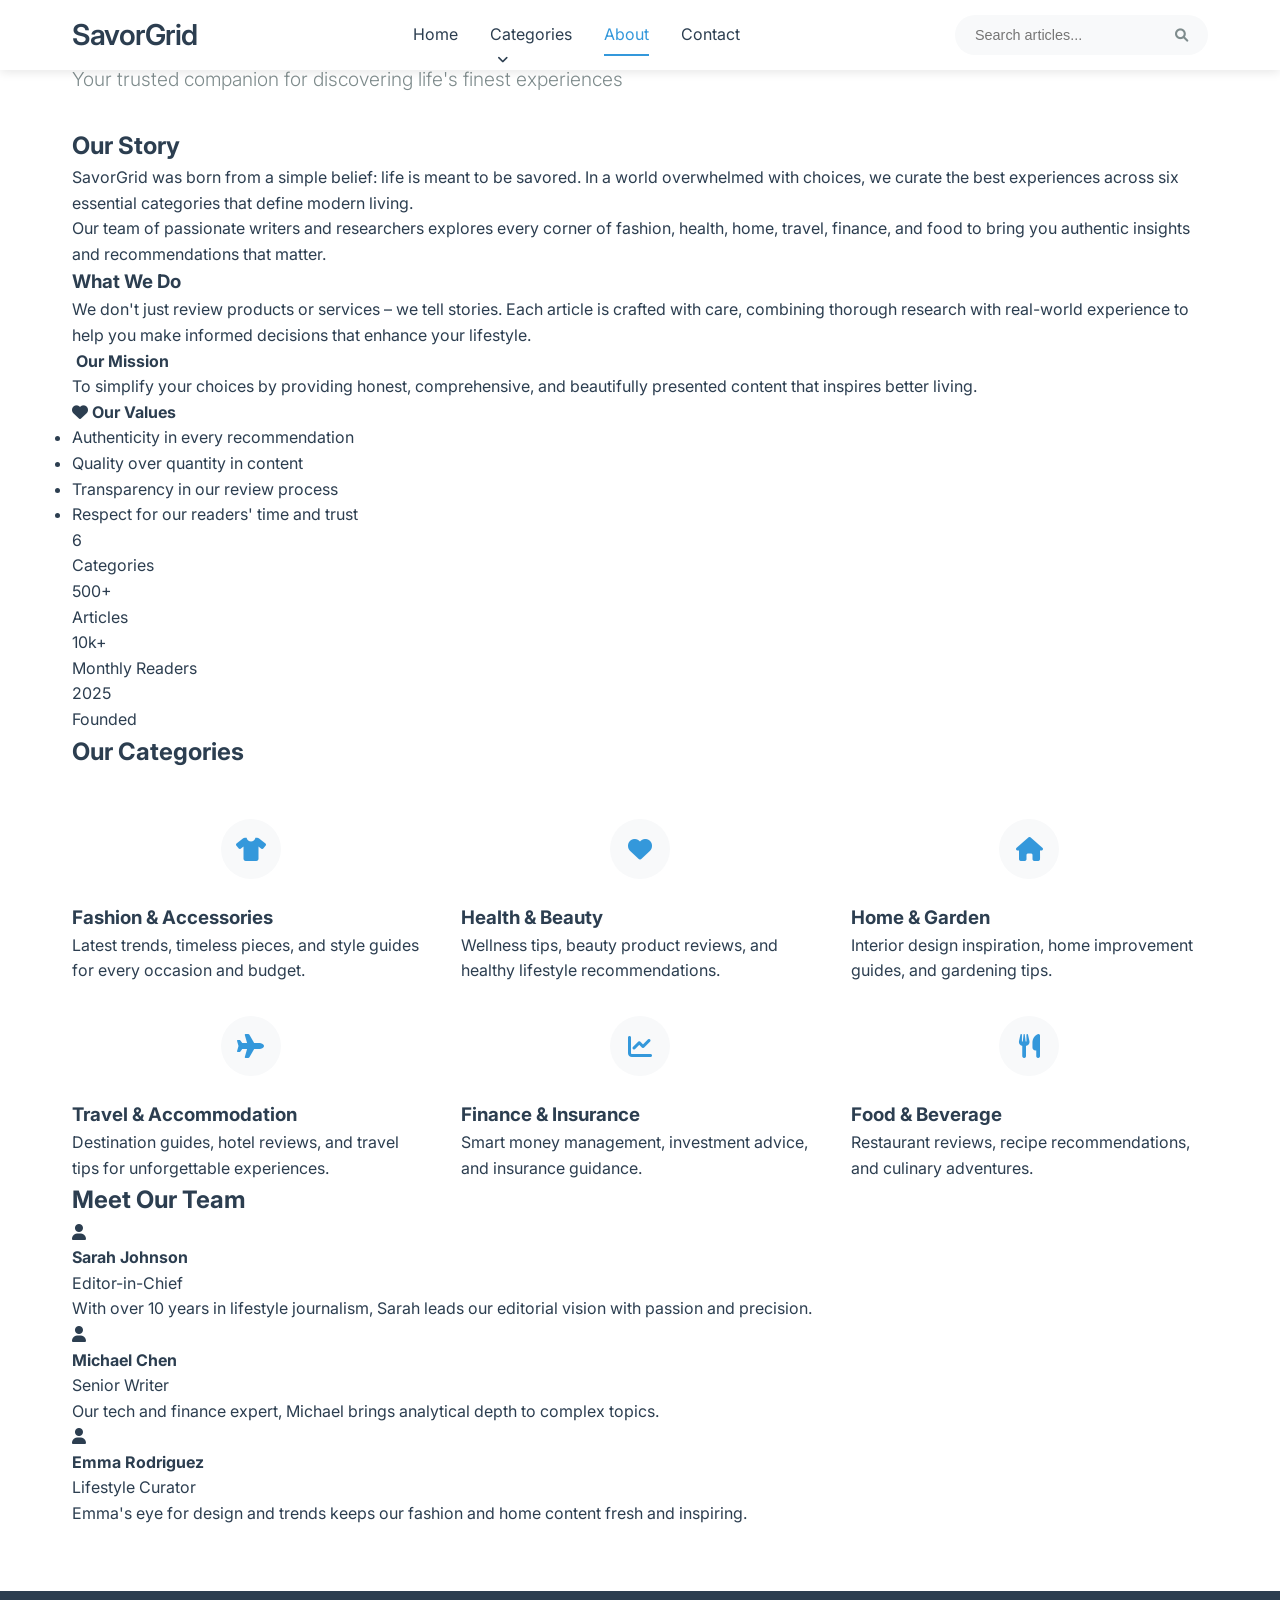
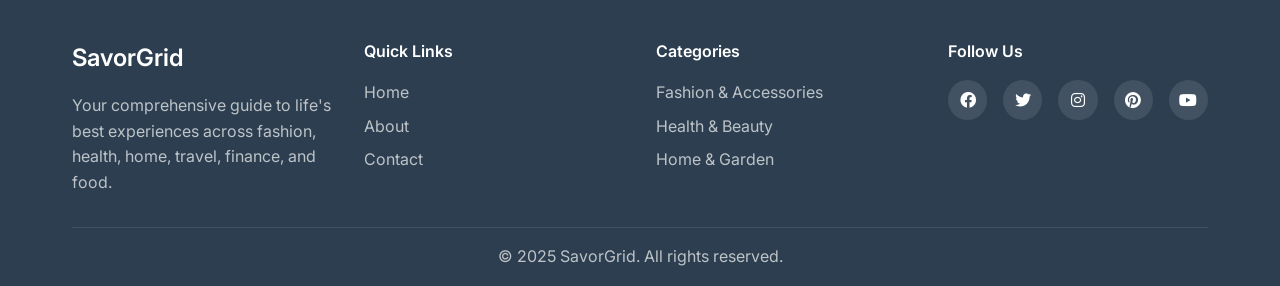
<file: about.html>
<!DOCTYPE html>
<html lang="en">
<head>
    <meta charset="UTF-8">
    <meta name="viewport" content="width=device-width, initial-scale=1.0">
    <title>About - SavorGrid</title>
    <link rel="stylesheet" href="css/style.css">
    <link rel="preconnect" href="https://fonts.googleapis.com">
    <link rel="preconnect" href="https://fonts.gstatic.com" crossorigin>
    <link href="https://fonts.googleapis.com/css2?family=Inter:wght@300;400;500;600&display=swap" rel="stylesheet">
    <link rel="stylesheet" href="https://cdnjs.cloudflare.com/ajax/libs/font-awesome/6.0.0/css/all.min.css">
</head>
<body>
    <!-- Header -->
    <header class="header">
        <nav class="nav">
            <div class="nav-container">
                <div class="logo">
                    <h1><a href="index.html">SavorGrid</a></h1>
                </div>
                <div class="nav-menu">
                    <a href="index.html" class="nav-link">Home</a>
                    <div class="dropdown">
                        <a href="#" class="nav-link dropdown-toggle">Categories</a>
                        <div class="dropdown-menu">
                            <a href="category.html?cat=fashion" class="dropdown-link">Fashion & Accessories</a>
                            <a href="category.html?cat=health" class="dropdown-link">Health & Beauty</a>
                            <a href="category.html?cat=home" class="dropdown-link">Home & Garden</a>
                            <a href="category.html?cat=travel" class="dropdown-link">Travel & Accommodation</a>
                            <a href="category.html?cat=finance" class="dropdown-link">Finance & Insurance</a>
                            <a href="category.html?cat=food" class="dropdown-link">Food & Beverage</a>
                        </div>
                    </div>
                    <a href="about.html" class="nav-link active">About</a>
                    <a href="contact.html" class="nav-link">Contact</a>
                </div>
                <div class="search-container">
                    <input type="text" id="searchInput" placeholder="Search articles..." class="search-input">
                    <button class="search-btn"><i class="fas fa-search"></i></button>
                </div>
                <div class="mobile-menu-toggle">
                    <span></span>
                    <span></span>
                    <span></span>
                </div>
            </div>
        </nav>
    </header>

    <!-- About Hero -->
    <section class="about-hero">
        <div class="container">
            <div class="breadcrumb">
                <a href="index.html">Home</a>
                <span>/</span>
                <span>About</span>
            </div>
            <h1>About SavorGrid</h1>
            <p class="hero-subtitle">Your trusted companion for discovering life's finest experiences</p>
        </div>
    </section>

    <!-- About Content -->
    <section class="about-content">
        <div class="container">
            <div class="about-grid">
                <div class="about-text">
                    <h2>Our Story</h2>
                    <p>SavorGrid was born from a simple belief: life is meant to be savored. In a world overwhelmed with choices, we curate the best experiences across six essential categories that define modern living.</p>
                    
                    <p>Our team of passionate writers and researchers explores every corner of fashion, health, home, travel, finance, and food to bring you authentic insights and recommendations that matter.</p>

                    <h3>What We Do</h3>
                    <p>We don't just review products or services – we tell stories. Each article is crafted with care, combining thorough research with real-world experience to help you make informed decisions that enhance your lifestyle.</p>

                    <div class="mission-values">
                        <div class="mission">
                            <h4><i class="fas fa-target"></i> Our Mission</h4>
                            <p>To simplify your choices by providing honest, comprehensive, and beautifully presented content that inspires better living.</p>
                        </div>
                        <div class="values">
                            <h4><i class="fas fa-heart"></i> Our Values</h4>
                            <ul>
                                <li>Authenticity in every recommendation</li>
                                <li>Quality over quantity in content</li>
                                <li>Transparency in our review process</li>
                                <li>Respect for our readers' time and trust</li>
                            </ul>
                        </div>
                    </div>
                </div>

                <div class="about-stats">
                    <div class="stat-card">
                        <div class="stat-number">6</div>
                        <div class="stat-label">Categories</div>
                    </div>
                    <div class="stat-card">
                        <div class="stat-number">500+</div>
                        <div class="stat-label">Articles</div>
                    </div>
                    <div class="stat-card">
                        <div class="stat-number">10k+</div>
                        <div class="stat-label">Monthly Readers</div>
                    </div>
                    <div class="stat-card">
                        <div class="stat-number">2025</div>
                        <div class="stat-label">Founded</div>
                    </div>
                </div>
            </div>

            <!-- Categories Overview -->
            <div class="categories-overview">
                <h2>Our Categories</h2>
                <div class="categories-grid">
                    <div class="category-overview-card">
                        <div class="category-icon">
                            <i class="fas fa-tshirt"></i>
                        </div>
                        <h3>Fashion & Accessories</h3>
                        <p>Latest trends, timeless pieces, and style guides for every occasion and budget.</p>
                    </div>
                    <div class="category-overview-card">
                        <div class="category-icon">
                            <i class="fas fa-heart"></i>
                        </div>
                        <h3>Health & Beauty</h3>
                        <p>Wellness tips, beauty product reviews, and healthy lifestyle recommendations.</p>
                    </div>
                    <div class="category-overview-card">
                        <div class="category-icon">
                            <i class="fas fa-home"></i>
                        </div>
                        <h3>Home & Garden</h3>
                        <p>Interior design inspiration, home improvement guides, and gardening tips.</p>
                    </div>
                    <div class="category-overview-card">
                        <div class="category-icon">
                            <i class="fas fa-plane"></i>
                        </div>
                        <h3>Travel & Accommodation</h3>
                        <p>Destination guides, hotel reviews, and travel tips for unforgettable experiences.</p>
                    </div>
                    <div class="category-overview-card">
                        <div class="category-icon">
                            <i class="fas fa-chart-line"></i>
                        </div>
                        <h3>Finance & Insurance</h3>
                        <p>Smart money management, investment advice, and insurance guidance.</p>
                    </div>
                    <div class="category-overview-card">
                        <div class="category-icon">
                            <i class="fas fa-utensils"></i>
                        </div>
                        <h3>Food & Beverage</h3>
                        <p>Restaurant reviews, recipe recommendations, and culinary adventures.</p>
                    </div>
                </div>
            </div>

            <!-- Team Section -->
            <div class="team-section">
                <h2>Meet Our Team</h2>
                <div class="team-grid">
                    <div class="team-member">
                        <div class="member-photo">
                            <i class="fas fa-user"></i>
                        </div>
                        <h4>Sarah Johnson</h4>
                        <p class="member-role">Editor-in-Chief</p>
                        <p>With over 10 years in lifestyle journalism, Sarah leads our editorial vision with passion and precision.</p>
                    </div>
                    <div class="team-member">
                        <div class="member-photo">
                            <i class="fas fa-user"></i>
                        </div>
                        <h4>Michael Chen</h4>
                        <p class="member-role">Senior Writer</p>
                        <p>Our tech and finance expert, Michael brings analytical depth to complex topics.</p>
                    </div>
                    <div class="team-member">
                        <div class="member-photo">
                            <i class="fas fa-user"></i>
                        </div>
                        <h4>Emma Rodriguez</h4>
                        <p class="member-role">Lifestyle Curator</p>
                        <p>Emma's eye for design and trends keeps our fashion and home content fresh and inspiring.</p>
                    </div>
                </div>
            </div>
        </div>
    </section>

    <!-- Footer -->
    <footer class="footer">
        <div class="container">
            <div class="footer-content">
                <div class="footer-section">
                    <h3>SavorGrid</h3>
                    <p>Your comprehensive guide to life's best experiences across fashion, health, home, travel, finance, and food.</p>
                </div>
                <div class="footer-section">
                    <h4>Quick Links</h4>
                    <ul>
                        <li><a href="index.html">Home</a></li>
                        <li><a href="about.html">About</a></li>
                        <li><a href="contact.html">Contact</a></li>
                    </ul>
                </div>
                <div class="footer-section">
                    <h4>Categories</h4>
                    <ul>
                        <li><a href="category.html?cat=fashion">Fashion & Accessories</a></li>
                        <li><a href="category.html?cat=health">Health & Beauty</a></li>
                        <li><a href="category.html?cat=home">Home & Garden</a></li>
                    </ul>
                </div>
                <div class="footer-section">
                    <h4>Follow Us</h4>
                    <div class="social-links">
                        <a href="https://www.facebook.com/savorgrid" class="social-link" target="_blank" rel="noopener noreferrer"><i class="fab fa-facebook"></i></a>
                        <a href="https://twitter.com/savorgrid" class="social-link" target="_blank" rel="noopener noreferrer"><i class="fab fa-twitter"></i></a>
                        <a href="https://www.instagram.com/savorgrid" class="social-link" target="_blank" rel="noopener noreferrer"><i class="fab fa-instagram"></i></a>
                        <a href="https://www.pinterest.com/savorgrid" class="social-link" target="_blank" rel="noopener noreferrer"><i class="fab fa-pinterest"></i></a>
                        <a href="https://www.youtube.com/c/savorgrid" class="social-link" target="_blank" rel="noopener noreferrer"><i class="fab fa-youtube"></i></a>
                    </div>
                </div>
            </div>
            <div class="footer-bottom">
                <p>&copy; 2025 SavorGrid. All rights reserved.</p>
            </div>
        </div>
    </footer>

    <script src="js/script.js"></script>
</body>
</html>
</file>
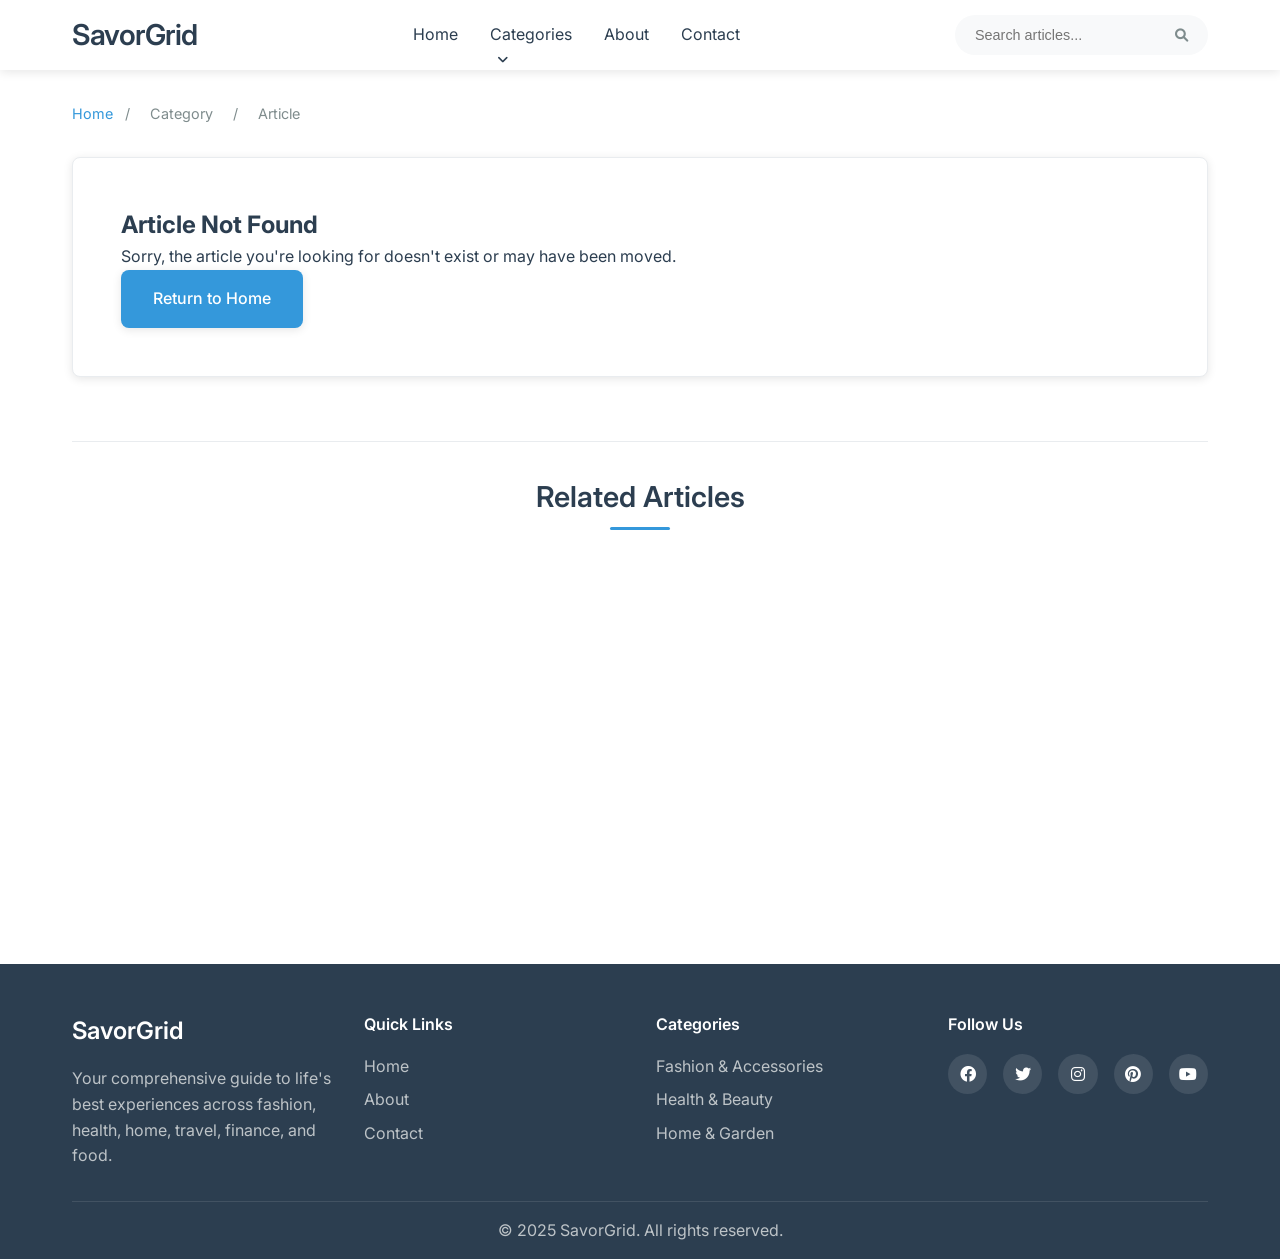
<file: article.html>
<!DOCTYPE html>
<html lang="en">
<head>
    <meta charset="UTF-8">
    <meta name="viewport" content="width=device-width, initial-scale=1.0">
    <title id="articleTitle">Article - SavorGrid</title>
    <link rel="stylesheet" href="css/style.css">
    <link rel="stylesheet" href="css/article.css">
    <link rel="preconnect" href="https://fonts.googleapis.com">
    <link rel="preconnect" href="https://fonts.gstatic.com" crossorigin>
    <link href="https://fonts.googleapis.com/css2?family=Inter:wght@300;400;500;600&display=swap" rel="stylesheet">
    <link rel="stylesheet" href="https://cdnjs.cloudflare.com/ajax/libs/font-awesome/6.0.0/css/all.min.css">
</head>
<body>
    <!-- Header -->
    <header class="header">
        <nav class="nav">
            <div class="nav-container">
                <div class="logo">
                    <h1><a href="index.html">SavorGrid</a></h1>
                </div>
                <div class="nav-menu">
                    <a href="index.html" class="nav-link">Home</a>
                    <div class="dropdown">
                        <a href="#" class="nav-link dropdown-toggle">Categories</a>
                        <div class="dropdown-menu">
                            <a href="category.html?cat=fashion" class="dropdown-link">Fashion & Accessories</a>
                            <a href="category.html?cat=health" class="dropdown-link">Health & Beauty</a>
                            <a href="category.html?cat=home" class="dropdown-link">Home & Garden</a>
                            <a href="category.html?cat=travel" class="dropdown-link">Travel & Accommodation</a>
                            <a href="category.html?cat=finance" class="dropdown-link">Finance & Insurance</a>
                            <a href="category.html?cat=food" class="dropdown-link">Food & Beverage</a>
                        </div>
                    </div>
                    <a href="about.html" class="nav-link">About</a>
                    <a href="contact.html" class="nav-link">Contact</a>
                </div>
                <div class="search-container">
                    <input type="text" id="searchInput" placeholder="Search articles..." class="search-input">
                    <button class="search-btn"><i class="fas fa-search"></i></button>
                </div>
                <div class="mobile-menu-toggle">
                    <span></span>
                    <span></span>
                    <span></span>
                </div>
            </div>
        </nav>
    </header>

    <!-- Article Content -->
    <main class="article-main">
        <div class="container">
            <div class="breadcrumb">
                <a href="index.html">Home</a>
                <span>/</span>
                <span id="breadcrumbCategory">Category</span>
                <span>/</span>
                <span id="breadcrumbTitle">Article</span>
            </div>

            <article class="article" id="articleContent">
                <!-- Article content will be loaded here -->
            </article>

            <!-- Related Articles -->
            <section class="related-articles">
                <h3>Related Articles</h3>
                <div class="related-grid" id="relatedArticles">
                    <!-- Related articles will be loaded here -->
                </div>
            </section>
        </div>
    </main>

    <!-- Footer -->
    <footer class="footer">
        <div class="container">
            <div class="footer-content">
                <div class="footer-section">
                    <h3>SavorGrid</h3>
                    <p>Your comprehensive guide to life's best experiences across fashion, health, home, travel, finance, and food.</p>
                </div>
                <div class="footer-section">
                    <h4>Quick Links</h4>
                    <ul>
                        <li><a href="index.html">Home</a></li>
                        <li><a href="about.html">About</a></li>
                        <li><a href="contact.html">Contact</a></li>
                    </ul>
                </div>
                <div class="footer-section">
                    <h4>Categories</h4>
                    <ul>
                        <li><a href="category.html?cat=fashion">Fashion & Accessories</a></li>
                        <li><a href="category.html?cat=health">Health & Beauty</a></li>
                        <li><a href="category.html?cat=home">Home & Garden</a></li>
                    </ul>
                </div>
                <div class="footer-section">
                    <h4>Follow Us</h4>
                    <div class="social-links">
                        <a href="https://www.facebook.com/savorgrid" class="social-link" target="_blank" rel="noopener noreferrer"><i class="fab fa-facebook"></i></a>
                        <a href="https://twitter.com/savorgrid" class="social-link" target="_blank" rel="noopener noreferrer"><i class="fab fa-twitter"></i></a>
                        <a href="https://www.instagram.com/savorgrid" class="social-link" target="_blank" rel="noopener noreferrer"><i class="fab fa-instagram"></i></a>
                        <a href="https://www.pinterest.com/savorgrid" class="social-link" target="_blank" rel="noopener noreferrer"><i class="fab fa-pinterest"></i></a>
                        <a href="https://www.youtube.com/c/savorgrid" class="social-link" target="_blank" rel="noopener noreferrer"><i class="fab fa-youtube"></i></a>
                    </div>
                </div>
            </div>
            <div class="footer-bottom">
                <p>&copy; 2025 SavorGrid. All rights reserved.</p>
            </div>
        </div>
    </footer>

    <script src="js/script.js"></script>
    <script src="js/article.js"></script>
</body>
</html>
</file>
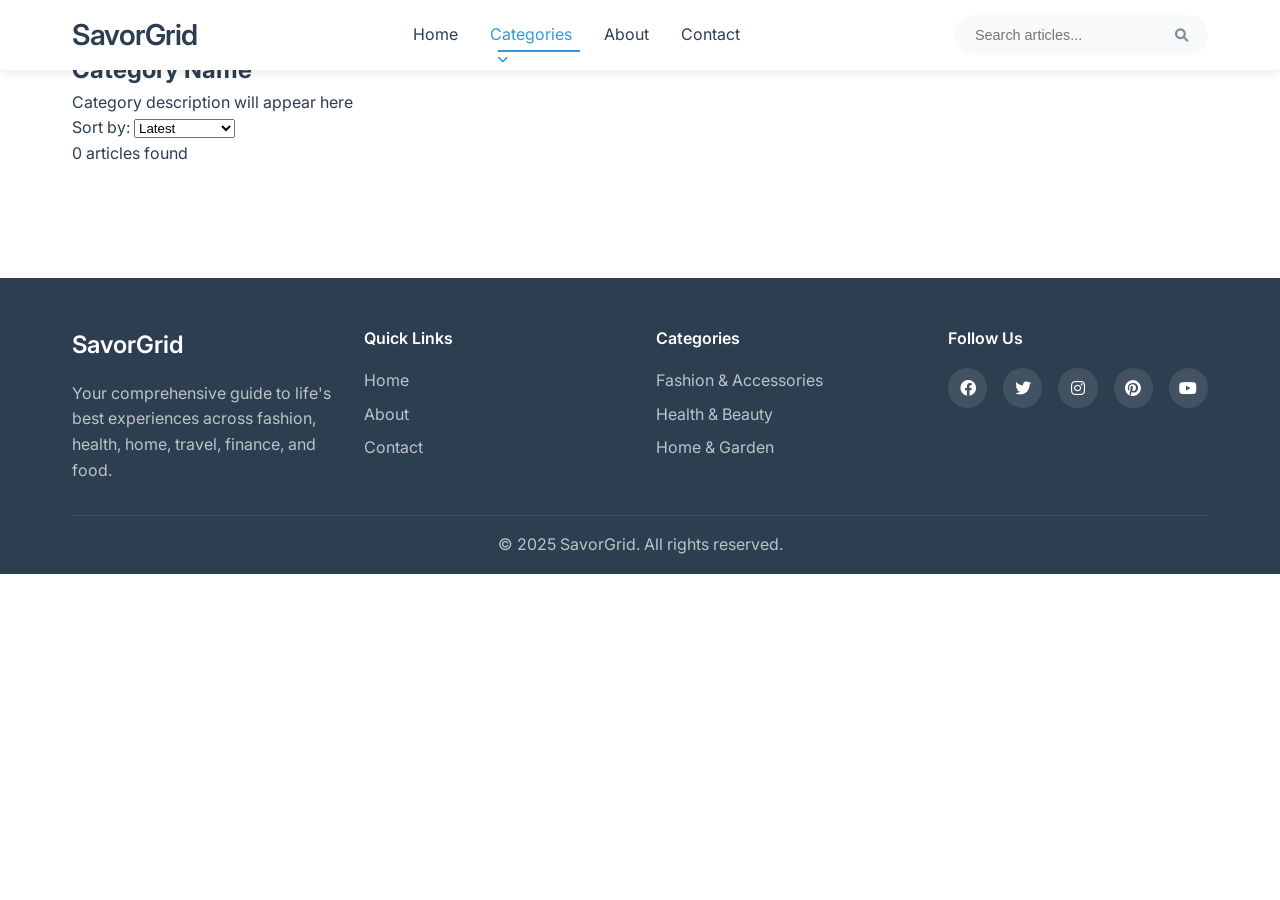
<file: category.html>
<!DOCTYPE html>
<html lang="en">
<head>
    <meta charset="UTF-8">
    <meta name="viewport" content="width=device-width, initial-scale=1.0">
    <title id="categoryTitle">Category - SavorGrid</title>
    <link rel="stylesheet" href="css/style.css">
    <link rel="preconnect" href="https://fonts.googleapis.com">
    <link rel="preconnect" href="https://fonts.gstatic.com" crossorigin>
    <link href="https://fonts.googleapis.com/css2?family=Inter:wght@300;400;500;600&display=swap" rel="stylesheet">
    <link rel="stylesheet" href="https://cdnjs.cloudflare.com/ajax/libs/font-awesome/6.0.0/css/all.min.css">
</head>
<body>
    <!-- Header -->
    <header class="header">
        <nav class="nav">
            <div class="nav-container">
                <div class="logo">
                    <h1><a href="index.html">SavorGrid</a></h1>
                </div>
                <div class="nav-menu">
                    <a href="index.html" class="nav-link">Home</a>
                    <div class="dropdown">
                        <a href="#" class="nav-link dropdown-toggle active">Categories</a>
                        <div class="dropdown-menu">
                            <a href="category.html?cat=fashion" class="dropdown-link">Fashion & Accessories</a>
                            <a href="category.html?cat=health" class="dropdown-link">Health & Beauty</a>
                            <a href="category.html?cat=home" class="dropdown-link">Home & Garden</a>
                            <a href="category.html?cat=travel" class="dropdown-link">Travel & Accommodation</a>
                            <a href="category.html?cat=finance" class="dropdown-link">Finance & Insurance</a>
                            <a href="category.html?cat=food" class="dropdown-link">Food & Beverage</a>
                        </div>
                    </div>
                    <a href="about.html" class="nav-link">About</a>
                    <a href="contact.html" class="nav-link">Contact</a>
                </div>
                <div class="search-container">
                    <input type="text" id="searchInput" placeholder="Search articles..." class="search-input">
                    <button class="search-btn"><i class="fas fa-search"></i></button>
                </div>
                <div class="mobile-menu-toggle">
                    <span></span>
                    <span></span>
                    <span></span>
                </div>
            </div>
        </nav>
    </header>

    <!-- Category Header -->
    <section class="category-hero">
        <div class="container">
            <div class="breadcrumb">
                <a href="index.html">Home</a>
                <span>/</span>
                <span>Categories</span>
                <span>/</span>
                <span id="currentCategory">Category</span>
            </div>
            <div class="category-header">
                <div class="category-icon-large" id="categoryIcon">
                    <i class="fas fa-star"></i>
                </div>
                <h1 id="categoryName">Category Name</h1>
                <p id="categoryDescription">Category description will appear here</p>
            </div>
        </div>
    </section>

    <!-- Category Articles -->
    <section class="category-content">
        <div class="container">
            <div class="category-filters">
                <div class="filter-group">
                    <label for="sortBy">Sort by:</label>
                    <select id="sortBy" class="filter-select">
                        <option value="date">Latest</option>
                        <option value="title">Title</option>
                        <option value="popular">Most Popular</option>
                    </select>
                </div>
                <div class="articles-count">
                    <span id="articlesCount">0 articles found</span>
                </div>
            </div>

            <div class="articles-grid" id="categoryArticles">
                <!-- Articles will be loaded here -->
            </div>

            <div class="pagination" id="pagination">
                <!-- Pagination will be generated here -->
            </div>
        </div>
    </section>

    <!-- Footer -->
    <footer class="footer">
        <div class="container">
            <div class="footer-content">
                <div class="footer-section">
                    <h3>SavorGrid</h3>
                    <p>Your comprehensive guide to life's best experiences across fashion, health, home, travel, finance, and food.</p>
                </div>
                <div class="footer-section">
                    <h4>Quick Links</h4>
                    <ul>
                        <li><a href="index.html">Home</a></li>
                        <li><a href="about.html">About</a></li>
                        <li><a href="contact.html">Contact</a></li>
                    </ul>
                </div>
                <div class="footer-section">
                    <h4>Categories</h4>
                    <ul>
                        <li><a href="category.html?cat=fashion">Fashion & Accessories</a></li>
                        <li><a href="category.html?cat=health">Health & Beauty</a></li>
                        <li><a href="category.html?cat=home">Home & Garden</a></li>
                    </ul>
                </div>
                <div class="footer-section">
                    <h4>Follow Us</h4>
                    <div class="social-links">
                        <a href="https://www.facebook.com/savorgrid" class="social-link" target="_blank" rel="noopener noreferrer"><i class="fab fa-facebook"></i></a>
                        <a href="https://twitter.com/savorgrid" class="social-link" target="_blank" rel="noopener noreferrer"><i class="fab fa-twitter"></i></a>
                        <a href="https://www.instagram.com/savorgrid" class="social-link" target="_blank" rel="noopener noreferrer"><i class="fab fa-instagram"></i></a>
                        <a href="https://www.pinterest.com/savorgrid" class="social-link" target="_blank" rel="noopener noreferrer"><i class="fab fa-pinterest"></i></a>
                        <a href="https://www.youtube.com/c/savorgrid" class="social-link" target="_blank" rel="noopener noreferrer"><i class="fab fa-youtube"></i></a>
                    </div>
                </div>
            </div>
            <div class="footer-bottom">
                <p>&copy; 2025 SavorGrid. All rights reserved.</p>
            </div>
        </div>
    </footer>

    <script src="js/script.js"></script>
    <script src="js/category.js"></script>
</body>
</html>
</file>
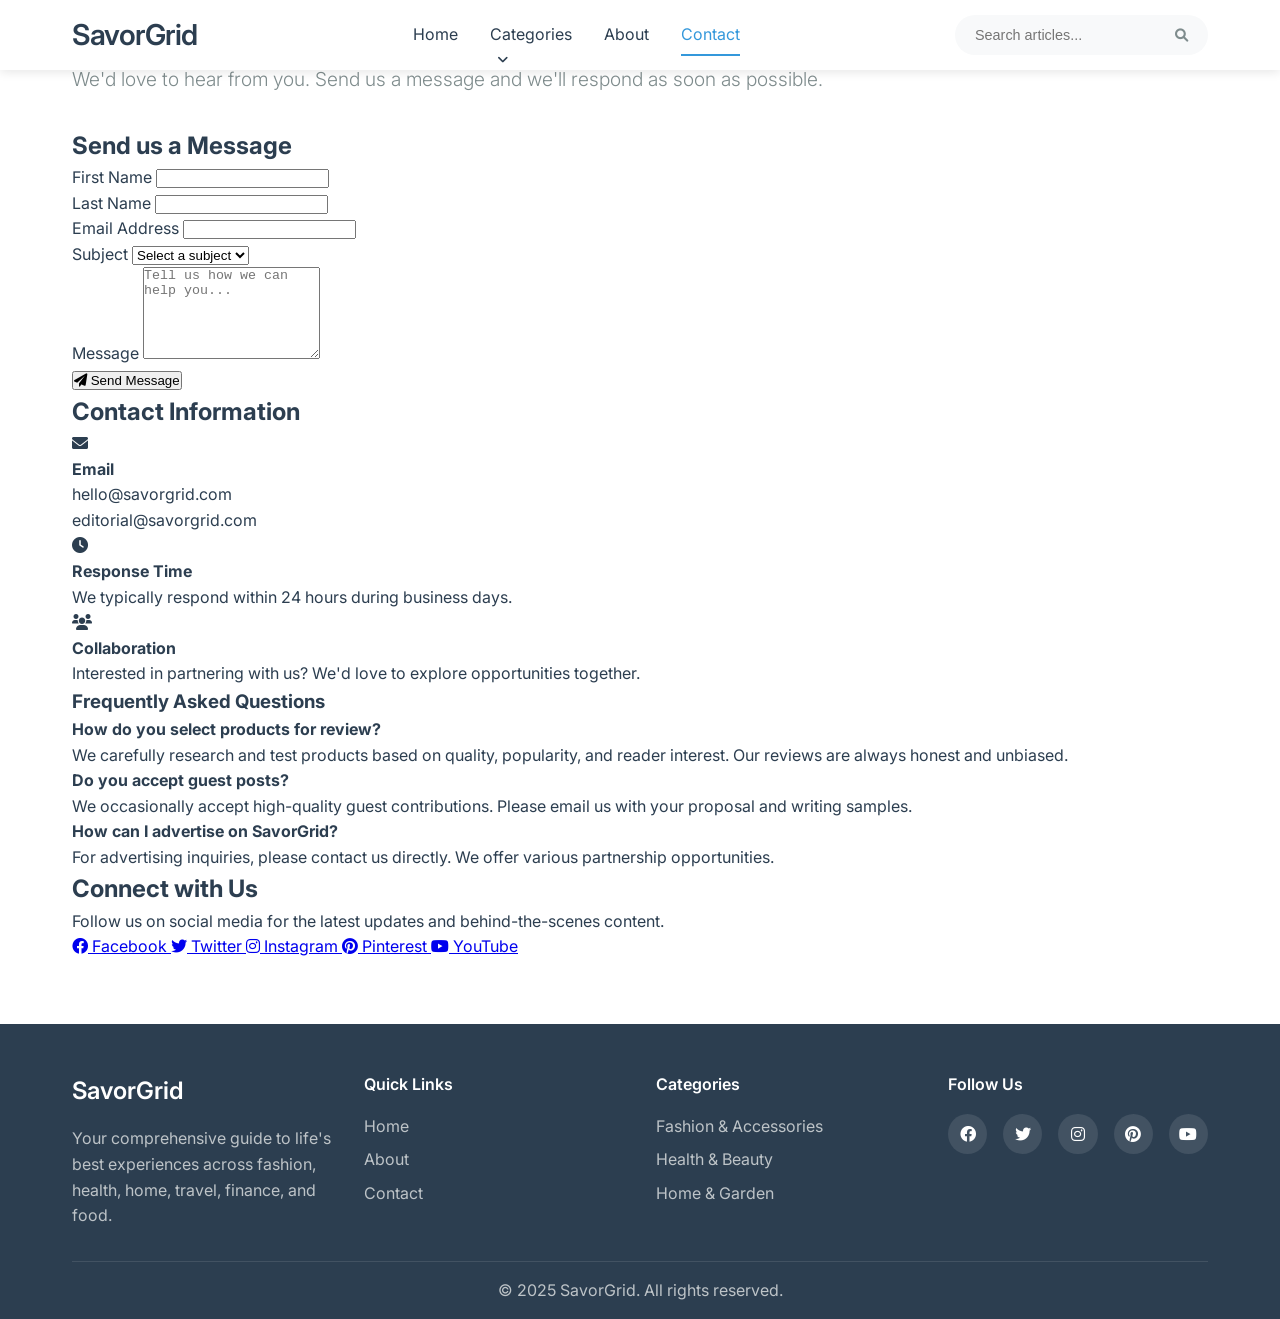
<file: contact.html>
<!DOCTYPE html>
<html lang="en">
<head>
    <meta charset="UTF-8">
    <meta name="viewport" content="width=device-width, initial-scale=1.0">
    <title>Contact - SavorGrid</title>
    <link rel="stylesheet" href="css/style.css">
    <link rel="preconnect" href="https://fonts.googleapis.com">
    <link rel="preconnect" href="https://fonts.gstatic.com" crossorigin>
    <link href="https://fonts.googleapis.com/css2?family=Inter:wght@300;400;500;600&display=swap" rel="stylesheet">
    <link rel="stylesheet" href="https://cdnjs.cloudflare.com/ajax/libs/font-awesome/6.0.0/css/all.min.css">
</head>
<body>
    <!-- Header -->
    <header class="header">
        <nav class="nav">
            <div class="nav-container">
                <div class="logo">
                    <h1><a href="index.html">SavorGrid</a></h1>
                </div>
                <div class="nav-menu">
                    <a href="index.html" class="nav-link">Home</a>
                    <div class="dropdown">
                        <a href="#" class="nav-link dropdown-toggle">Categories</a>
                        <div class="dropdown-menu">
                            <a href="category.html?cat=fashion" class="dropdown-link">Fashion & Accessories</a>
                            <a href="category.html?cat=health" class="dropdown-link">Health & Beauty</a>
                            <a href="category.html?cat=home" class="dropdown-link">Home & Garden</a>
                            <a href="category.html?cat=travel" class="dropdown-link">Travel & Accommodation</a>
                            <a href="category.html?cat=finance" class="dropdown-link">Finance & Insurance</a>
                            <a href="category.html?cat=food" class="dropdown-link">Food & Beverage</a>
                        </div>
                    </div>
                    <a href="about.html" class="nav-link">About</a>
                    <a href="contact.html" class="nav-link active">Contact</a>
                </div>
                <div class="search-container">
                    <input type="text" id="searchInput" placeholder="Search articles..." class="search-input">
                    <button class="search-btn"><i class="fas fa-search"></i></button>
                </div>
                <div class="mobile-menu-toggle">
                    <span></span>
                    <span></span>
                    <span></span>
                </div>
            </div>
        </nav>
    </header>

    <!-- Contact Hero -->
    <section class="contact-hero">
        <div class="container">
            <div class="breadcrumb">
                <a href="index.html">Home</a>
                <span>/</span>
                <span>Contact</span>
            </div>
            <h1>Get in Touch</h1>
            <p class="hero-subtitle">We'd love to hear from you. Send us a message and we'll respond as soon as possible.</p>
        </div>
    </section>

    <!-- Contact Content -->
    <section class="contact-content">
        <div class="container">
            <div class="contact-grid">
                <!-- Contact Form -->
                <div class="contact-form-section">
                    <h2>Send us a Message</h2>
                    <form class="contact-form" id="contactForm">
                        <div class="form-row">
                            <div class="form-group">
                                <label for="firstName">First Name</label>
                                <input type="text" id="firstName" name="firstName" required>
                            </div>
                            <div class="form-group">
                                <label for="lastName">Last Name</label>
                                <input type="text" id="lastName" name="lastName" required>
                            </div>
                        </div>
                        <div class="form-group">
                            <label for="email">Email Address</label>
                            <input type="email" id="email" name="email" required>
                        </div>
                        <div class="form-group">
                            <label for="subject">Subject</label>
                            <select id="subject" name="subject" required>
                                <option value="">Select a subject</option>
                                <option value="general">General Inquiry</option>
                                <option value="collaboration">Collaboration</option>
                                <option value="feedback">Feedback</option>
                                <option value="technical">Technical Issue</option>
                                <option value="other">Other</option>
                            </select>
                        </div>
                        <div class="form-group">
                            <label for="message">Message</label>
                            <textarea id="message" name="message" rows="6" required placeholder="Tell us how we can help you..."></textarea>
                        </div>
                        <button type="submit" class="submit-btn">
                            <i class="fas fa-paper-plane"></i>
                            Send Message
                        </button>
                    </form>
                </div>

                <!-- Contact Information -->
                <div class="contact-info-section">
                    <h2>Contact Information</h2>
                    <div class="contact-info">
                        <div class="contact-item">
                            <div class="contact-icon">
                                <i class="fas fa-envelope"></i>
                            </div>
                            <div class="contact-details">
                                <h4>Email</h4>
                                <p>hello@savorgrid.com</p>
                                <p>editorial@savorgrid.com</p>
                            </div>
                        </div>
                        <div class="contact-item">
                            <div class="contact-icon">
                                <i class="fas fa-clock"></i>
                            </div>
                            <div class="contact-details">
                                <h4>Response Time</h4>
                                <p>We typically respond within 24 hours during business days.</p>
                            </div>
                        </div>
                        <div class="contact-item">
                            <div class="contact-icon">
                                <i class="fas fa-users"></i>
                            </div>
                            <div class="contact-details">
                                <h4>Collaboration</h4>
                                <p>Interested in partnering with us? We'd love to explore opportunities together.</p>
                            </div>
                        </div>
                    </div>

                    <!-- FAQ Section -->
                    <div class="faq-section">
                        <h3>Frequently Asked Questions</h3>
                        <div class="faq-item">
                            <h4>How do you select products for review?</h4>
                            <p>We carefully research and test products based on quality, popularity, and reader interest. Our reviews are always honest and unbiased.</p>
                        </div>
                        <div class="faq-item">
                            <h4>Do you accept guest posts?</h4>
                            <p>We occasionally accept high-quality guest contributions. Please email us with your proposal and writing samples.</p>
                        </div>
                        <div class="faq-item">
                            <h4>How can I advertise on SavorGrid?</h4>
                            <p>For advertising inquiries, please contact us directly. We offer various partnership opportunities.</p>
                        </div>
                    </div>
                </div>
            </div>

            <!-- Social Media Section -->
            <div class="social-section">
                <h2>Connect with Us</h2>
                <p>Follow us on social media for the latest updates and behind-the-scenes content.</p>
                <div class="social-links-large">
                    <a href="https://www.facebook.com/savorgrid" class="social-link-large facebook" target="_blank" rel="noopener noreferrer">
                        <i class="fab fa-facebook"></i>
                        <span>Facebook</span>
                    </a>
                    <a href="https://twitter.com/savorgrid" class="social-link-large twitter" target="_blank" rel="noopener noreferrer">
                        <i class="fab fa-twitter"></i>
                        <span>Twitter</span>
                    </a>
                    <a href="https://www.instagram.com/savorgrid" class="social-link-large instagram" target="_blank" rel="noopener noreferrer">
                        <i class="fab fa-instagram"></i>
                        <span>Instagram</span>
                    </a>
                    <a href="https://www.pinterest.com/savorgrid" class="social-link-large pinterest" target="_blank" rel="noopener noreferrer">
                        <i class="fab fa-pinterest"></i>
                        <span>Pinterest</span>
                    </a>
                    <a href="https://www.youtube.com/c/savorgrid" class="social-link-large youtube" target="_blank" rel="noopener noreferrer">
                        <i class="fab fa-youtube"></i>
                        <span>YouTube</span>
                    </a>
                </div>
            </div>
        </div>
    </section>

    <!-- Footer -->
    <footer class="footer">
        <div class="container">
            <div class="footer-content">
                <div class="footer-section">
                    <h3>SavorGrid</h3>
                    <p>Your comprehensive guide to life's best experiences across fashion, health, home, travel, finance, and food.</p>
                </div>
                <div class="footer-section">
                    <h4>Quick Links</h4>
                    <ul>
                        <li><a href="index.html">Home</a></li>
                        <li><a href="about.html">About</a></li>
                        <li><a href="contact.html">Contact</a></li>
                    </ul>
                </div>
                <div class="footer-section">
                    <h4>Categories</h4>
                    <ul>
                        <li><a href="category.html?cat=fashion">Fashion & Accessories</a></li>
                        <li><a href="category.html?cat=health">Health & Beauty</a></li>
                        <li><a href="category.html?cat=home">Home & Garden</a></li>
                    </ul>
                </div>
                <div class="footer-section">
                    <h4>Follow Us</h4>
                    <div class="social-links">
                        <a href="https://www.facebook.com/savorgrid" class="social-link" target="_blank" rel="noopener noreferrer"><i class="fab fa-facebook"></i></a>
                        <a href="https://twitter.com/savorgrid" class="social-link" target="_blank" rel="noopener noreferrer"><i class="fab fa-twitter"></i></a>
                        <a href="https://www.instagram.com/savorgrid" class="social-link" target="_blank" rel="noopener noreferrer"><i class="fab fa-instagram"></i></a>
                        <a href="https://www.pinterest.com/savorgrid" class="social-link" target="_blank" rel="noopener noreferrer"><i class="fab fa-pinterest"></i></a>
                        <a href="https://www.youtube.com/c/savorgrid" class="social-link" target="_blank" rel="noopener noreferrer"><i class="fab fa-youtube"></i></a>
                    </div>
                </div>
            </div>
            <div class="footer-bottom">
                <p>&copy; 2025 SavorGrid. All rights reserved.</p>
            </div>
        </div>
    </footer>

    <script src="js/script.js"></script>
    <script src="js/contact.js"></script>
</body>
</html>
</file>
<file: css/style.css>
/* Reset and Base Styles */
* {
    margin: 0;
    padding: 0;
    box-sizing: border-box;
}

:root {
    --primary-color: #2c3e50;
    --secondary-color: #ecf0f1;
    --accent-color: #3498db;
    --text-primary: #2c3e50;
    --text-secondary: #7f8c8d;
    --text-light: #bdc3c7;
    --white: #ffffff;
    --light-gray: #f8f9fa;
    --border-color: #e9ecef;
    --shadow: 0 2px 10px rgba(0, 0, 0, 0.1);
    --shadow-hover: 0 4px 20px rgba(0, 0, 0, 0.15);
    --transition: all 0.3s ease;
    --border-radius: 8px;
    --max-width: 1200px;
}

body {
    font-family: 'Inter', -apple-system, BlinkMacSystemFont, 'Segoe UI', Roboto, sans-serif;
    line-height: 1.6;
    color: var(--text-primary);
    background-color: var(--white);
    font-size: 16px;
}

.container {
    max-width: var(--max-width);
    margin: 0 auto;
    padding: 0 2rem;
}

/* Header and Navigation */
.header {
    background: var(--white);
    box-shadow: var(--shadow);
    position: fixed;
    top: 0;
    left: 0;
    right: 0;
    z-index: 1000;
    transition: var(--transition);
}

.nav-container {
    max-width: var(--max-width);
    margin: 0 auto;
    padding: 0 2rem;
    display: flex;
    align-items: center;
    justify-content: space-between;
    height: 70px;
}

.logo h1 {
    font-size: 1.8rem;
    font-weight: 600;
    color: var(--primary-color);
    letter-spacing: -0.5px;
}

.nav-menu {
    display: flex;
    align-items: center;
    gap: 2rem;
}

.nav-link {
    text-decoration: none;
    color: var(--text-primary);
    font-weight: 400;
    transition: var(--transition);
    position: relative;
    padding: 0.5rem 0;
}

.nav-link:hover,
.nav-link.active {
    color: var(--accent-color);
}

.nav-link::after {
    content: '';
    position: absolute;
    bottom: 0;
    left: 0;
    width: 0;
    height: 2px;
    background: var(--accent-color);
    transition: var(--transition);
}

.nav-link:hover::after,
.nav-link.active::after {
    width: 100%;
}

/* Dropdown */
.dropdown {
    position: relative;
}

.dropdown-toggle::after {
    content: '\f107';
    font-family: 'Font Awesome 6 Free';
    font-weight: 900;
    margin-left: 0.5rem;
    font-size: 0.8rem;
    transition: var(--transition);
}

.dropdown:hover .dropdown-toggle::after {
    transform: rotate(180deg);
}

.dropdown-menu {
    position: absolute;
    top: 100%;
    left: 0;
    background: var(--white);
    box-shadow: var(--shadow);
    border-radius: var(--border-radius);
    min-width: 220px;
    opacity: 0;
    visibility: hidden;
    transform: translateY(-10px);
    transition: var(--transition);
    z-index: 1001;
}

.dropdown:hover .dropdown-menu {
    opacity: 1;
    visibility: visible;
    transform: translateY(0);
}

.dropdown-link {
    display: block;
    padding: 0.75rem 1rem;
    color: var(--text-primary);
    text-decoration: none;
    transition: var(--transition);
    border-bottom: 1px solid var(--border-color);
}

.dropdown-link:last-child {
    border-bottom: none;
}

.dropdown-link:hover {
    background: var(--light-gray);
    color: var(--accent-color);
}

/* Search */
.search-container {
    display: flex;
    align-items: center;
    background: var(--light-gray);
    border-radius: 25px;
    padding: 0.5rem 1rem;
    transition: var(--transition);
}

.search-container:focus-within {
    box-shadow: var(--shadow);
}

.search-input {
    border: none;
    background: transparent;
    outline: none;
    padding: 0.25rem;
    width: 200px;
    font-size: 0.9rem;
}

.search-btn {
    background: none;
    border: none;
    color: var(--text-secondary);
    cursor: pointer;
    padding: 0.25rem;
    transition: var(--transition);
}

.search-btn:hover {
    color: var(--accent-color);
}

/* Mobile Menu Toggle */
.mobile-menu-toggle {
    display: none;
    flex-direction: column;
    cursor: pointer;
    padding: 0.5rem;
}

.mobile-menu-toggle span {
    width: 25px;
    height: 3px;
    background: var(--text-primary);
    margin: 2px 0;
    transition: var(--transition);
    border-radius: 2px;
}

/* Hero Section */
.hero {
    background: linear-gradient(135deg, var(--light-gray) 0%, var(--secondary-color) 100%);
    min-height: 70vh;
    display: flex;
    align-items: center;
    justify-content: center;
    text-align: center;
    margin-top: 70px;
    padding: 4rem 2rem;
}

.hero-content {
    max-width: 600px;
    animation: fadeInUp 1s ease;
}

.hero-title {
    font-size: 3.5rem;
    font-weight: 600;
    margin-bottom: 1rem;
    color: var(--primary-color);
    line-height: 1.2;
    letter-spacing: -1px;
}

.hero-subtitle {
    font-size: 1.2rem;
    color: var(--text-secondary);
    margin-bottom: 2rem;
    font-weight: 300;
}

.cta-button {
    display: inline-block;
    background: var(--accent-color);
    color: var(--white);
    padding: 1rem 2rem;
    text-decoration: none;
    border-radius: var(--border-radius);
    font-weight: 500;
    transition: var(--transition);
    box-shadow: var(--shadow);
}

.cta-button:hover {
    transform: translateY(-2px);
    box-shadow: var(--shadow-hover);
    background: #2980b9;
}

/* Sections */
.categories,
.featured {
    padding: 5rem 0;
}

.section-title {
    text-align: center;
    font-size: 2.5rem;
    font-weight: 600;
    margin-bottom: 3rem;
    color: var(--primary-color);
    position: relative;
}

.section-title::after {
    content: '';
    position: absolute;
    bottom: -10px;
    left: 50%;
    transform: translateX(-50%);
    width: 60px;
    height: 3px;
    background: var(--accent-color);
    border-radius: 2px;
}

/* Categories Grid */
.categories-grid {
    display: grid;
    grid-template-columns: repeat(auto-fit, minmax(300px, 1fr));
    gap: 2rem;
    margin-top: 3rem;
}

.category-card {
    background: var(--white);
    padding: 2.5rem 2rem;
    border-radius: var(--border-radius);
    box-shadow: var(--shadow);
    text-align: center;
    text-decoration: none;
    color: var(--text-primary);
    transition: var(--transition);
    border: 1px solid var(--border-color);
}

.category-card:hover {
    transform: translateY(-5px);
    box-shadow: var(--shadow-hover);
}

.category-icon {
    width: 60px;
    height: 60px;
    background: var(--light-gray);
    border-radius: 50%;
    display: flex;
    align-items: center;
    justify-content: center;
    margin: 0 auto 1.5rem;
    transition: var(--transition);
}

.category-icon i {
    font-size: 1.5rem;
    color: var(--accent-color);
}

.category-card:hover .category-icon {
    background: var(--accent-color);
    transform: scale(1.1);
}

.category-card:hover .category-icon i {
    color: var(--white);
}

.category-card h3 {
    font-size: 1.3rem;
    font-weight: 600;
    margin-bottom: 0.5rem;
    color: var(--primary-color);
}

.category-card p {
    color: var(--text-secondary);
    font-size: 0.95rem;
}

/* Articles Grid */
.articles-grid {
    display: grid;
    grid-template-columns: repeat(auto-fit, minmax(350px, 1fr));
    gap: 2rem;
    margin-bottom: 3rem;
}

.article-card {
    background: var(--white);
    border-radius: var(--border-radius);
    box-shadow: var(--shadow);
    overflow: hidden;
    transition: var(--transition);
    text-decoration: none;
    color: inherit;
    border: 1px solid var(--border-color);
}

.article-card:hover {
    transform: translateY(-5px);
    box-shadow: var(--shadow-hover);
}

.article-image {
    width: 100%;
    height: 200px;
    object-fit: cover;
    transition: var(--transition);
}

.article-card:hover .article-image {
    transform: scale(1.05);
}

.article-content {
    padding: 1.5rem;
}

.article-meta {
    display: flex;
    align-items: center;
    gap: 1rem;
    margin-bottom: 1rem;
    font-size: 0.85rem;
    color: var(--text-secondary);
}

.article-category {
    background: var(--light-gray);
    padding: 0.25rem 0.75rem;
    border-radius: 15px;
    font-weight: 500;
    color: var(--accent-color);
}

.article-title {
    font-size: 1.3rem;
    font-weight: 600;
    margin-bottom: 0.75rem;
    color: var(--primary-color);
    line-height: 1.4;
}

.article-excerpt {
    color: var(--text-secondary);
    line-height: 1.6;
    font-size: 0.95rem;
}

/* Pagination */
.pagination {
    display: flex;
    justify-content: center;
    align-items: center;
    gap: 0.5rem;
    margin-top: 2rem;
}

.pagination-btn {
    background: var(--white);
    border: 1px solid var(--border-color);
    color: var(--text-primary);
    padding: 0.5rem 1rem;
    text-decoration: none;
    border-radius: var(--border-radius);
    transition: var(--transition);
    font-size: 0.9rem;
}

.pagination-btn:hover,
.pagination-btn.active {
    background: var(--accent-color);
    color: var(--white);
    border-color: var(--accent-color);
}

.pagination-btn:disabled {
    opacity: 0.5;
    cursor: not-allowed;
}

/* Footer */
.footer {
    background: var(--primary-color);
    color: var(--white);
    padding: 3rem 0 1rem;
    margin-top: 4rem;
}

.footer-content {
    display: grid;
    grid-template-columns: repeat(auto-fit, minmax(250px, 1fr));
    gap: 2rem;
    margin-bottom: 2rem;
}

.footer-section h3,
.footer-section h4 {
    margin-bottom: 1rem;
    font-weight: 600;
}

.footer-section h3 {
    font-size: 1.5rem;
    color: var(--white);
}

.footer-section p {
    color: var(--text-light);
    line-height: 1.6;
}

.footer-section ul {
    list-style: none;
}

.footer-section ul li {
    margin-bottom: 0.5rem;
}

.footer-section ul li a {
    color: var(--text-light);
    text-decoration: none;
    transition: var(--transition);
}

.footer-section ul li a:hover {
    color: var(--white);
}

.social-links {
    display: flex;
    gap: 1rem;
}

.social-link {
    width: 40px;
    height: 40px;
    background: rgba(255, 255, 255, 0.1);
    border-radius: 50%;
    display: flex;
    align-items: center;
    justify-content: center;
    color: var(--white);
    text-decoration: none;
    transition: var(--transition);
}

.social-link:hover {
    background: var(--accent-color);
    transform: translateY(-2px);
}

.footer-bottom {
    border-top: 1px solid rgba(255, 255, 255, 0.1);
    padding-top: 1rem;
    text-align: center;
    color: var(--text-light);
}

/* Search Results */
.no-results {
    text-align: center;
    padding: 3rem 2rem;
    background: var(--light-gray);
    border-radius: var(--border-radius);
    margin: 2rem 0;
    grid-column: 1 / -1;
}

.no-results h3 {
    font-size: 1.5rem;
    color: var(--primary-color);
    margin-bottom: 1rem;
}

.no-results p {
    color: var(--text-secondary);
    font-size: 1.1rem;
}

/* Animations */
@keyframes fadeInUp {
    from {
        opacity: 0;
        transform: translateY(30px);
    }
    to {
        opacity: 1;
        transform: translateY(0);
    }
}

.fade-in {
    animation: fadeInUp 0.6s ease forwards;
}

/* Responsive Design */
@media (max-width: 768px) {
    .container {
        padding: 0 1rem;
    }
    
    .nav-container {
        padding: 0 1rem;
    }
    
    .nav-menu {
        display: none;
        position: absolute;
        top: 100%;
        left: 0;
        right: 0;
        background: var(--white);
        box-shadow: var(--shadow);
        flex-direction: column;
        padding: 1rem;
        gap: 1rem;
    }
    
    .nav-menu.active {
        display: flex;
    }
    
    .mobile-menu-toggle {
        display: flex;
    }
    
    .search-container {
        order: -1;
        flex: 1;
        margin-right: 1rem;
    }
    
    .search-input {
        width: 100%;
    }
    
    .hero-title {
        font-size: 2.5rem;
    }
    
    .hero-subtitle {
        font-size: 1.1rem;
    }
    
    .section-title {
        font-size: 2rem;
    }
    
    .categories-grid {
        grid-template-columns: 1fr;
        gap: 1.5rem;
    }
    
    .articles-grid {
        grid-template-columns: 1fr;
        gap: 1.5rem;
    }
    
    .category-card,
    .article-card {
        margin: 0 0.5rem;
    }
    
    .dropdown-menu {
        position: static;
        box-shadow: none;
        background: var(--light-gray);
        margin-top: 0.5rem;
        border-radius: var(--border-radius);
    }
    
    .dropdown:hover .dropdown-menu {
        opacity: 1;
        visibility: visible;
        transform: none;
    }
}

@media (max-width: 480px) {
    .hero {
        padding: 2rem 1rem;
        min-height: 50vh;
    }
    
    .hero-title {
        font-size: 2rem;
    }
    
    .categories,
    .featured {
        padding: 3rem 0;
    }
    
    .category-card {
        padding: 2rem 1.5rem;
    }
    
    .footer-content {
        grid-template-columns: 1fr;
        text-align: center;
    }
}
</file>
<file: css/article.css>
/* Article Specific Styles */
.article-main {
    margin-top: 70px;
    padding: 2rem 0;
    min-height: calc(100vh - 70px);
}

.breadcrumb {
    margin-bottom: 2rem;
    font-size: 0.9rem;
    color: var(--text-secondary);
}

.breadcrumb a {
    color: var(--accent-color);
    text-decoration: none;
    transition: var(--transition);
}

.breadcrumb a:hover {
    text-decoration: underline;
}

.breadcrumb span {
    margin: 0 0.5rem;
}

/* Article Content */
.article {
    background: var(--white);
    border-radius: var(--border-radius);
    box-shadow: var(--shadow);
    padding: 3rem;
    margin-bottom: 3rem;
    border: 1px solid var(--border-color);
}

.article-header {
    margin-bottom: 2rem;
    text-align: center;
    border-bottom: 1px solid var(--border-color);
    padding-bottom: 2rem;
}

.article-meta {
    display: flex;
    justify-content: center;
    align-items: center;
    gap: 1.5rem;
    margin-bottom: 1.5rem;
    font-size: 0.9rem;
    color: var(--text-secondary);
    flex-wrap: wrap;
}

.article-category {
    background: var(--light-gray);
    padding: 0.5rem 1rem;
    border-radius: 20px;
    font-weight: 500;
    color: var(--accent-color);
    text-decoration: none;
    transition: var(--transition);
}

.article-category:hover {
    background: var(--accent-color);
    color: var(--white);
}

.article-title {
    font-size: 2.5rem;
    font-weight: 600;
    color: var(--primary-color);
    line-height: 1.3;
    margin-bottom: 1rem;
    letter-spacing: -0.5px;
}

.article-excerpt {
    font-size: 1.2rem;
    color: var(--text-secondary);
    font-weight: 300;
    line-height: 1.6;
    max-width: 800px;
    margin: 0 auto;
}

.article-featured-image {
    width: 100%;
    max-height: 500px;
    object-fit: cover;
    border-radius: var(--border-radius);
    margin: 2rem 0;
    box-shadow: var(--shadow);
}

.article-body {
    font-size: 1.1rem;
    line-height: 1.8;
    color: var(--text-primary);
    max-width: 800px;
    margin: 0 auto;
}

.article-body h2 {
    font-size: 1.8rem;
    font-weight: 600;
    color: var(--primary-color);
    margin: 2.5rem 0 1rem;
    line-height: 1.4;
}

.article-body h3 {
    font-size: 1.4rem;
    font-weight: 600;
    color: var(--primary-color);
    margin: 2rem 0 0.75rem;
    line-height: 1.4;
}

.article-body h4 {
    font-size: 1.2rem;
    font-weight: 600;
    color: var(--primary-color);
    margin: 1.5rem 0 0.5rem;
    line-height: 1.4;
}

.article-body p {
    margin-bottom: 1.5rem;
    text-align: justify;
}

.article-body ul,
.article-body ol {
    margin: 1.5rem 0;
    padding-left: 2rem;
}

.article-body li {
    margin-bottom: 0.5rem;
}

.article-body blockquote {
    background: var(--light-gray);
    border-left: 4px solid var(--accent-color);
    padding: 1.5rem 2rem;
    margin: 2rem 0;
    font-style: italic;
    border-radius: 0 var(--border-radius) var(--border-radius) 0;
}

.article-body img {
    max-width: 100%;
    height: auto;
    border-radius: var(--border-radius);
    margin: 2rem auto;
    display: block;
    box-shadow: var(--shadow);
}

.article-body .image-caption {
    text-align: center;
    font-size: 0.9rem;
    color: var(--text-secondary);
    font-style: italic;
    margin-top: 0.5rem;
    margin-bottom: 2rem;
}

/* Product Recommendation Cards */
.product-card {
    background: var(--light-gray);
    border-radius: var(--border-radius);
    padding: 2rem;
    margin: 2rem 0;
    border: 1px solid var(--border-color);
    transition: var(--transition);
}

.product-card:hover {
    box-shadow: var(--shadow);
}

.product-header {
    display: flex;
    align-items: center;
    gap: 1rem;
    margin-bottom: 1rem;
}

.product-image {
    width: 80px;
    height: 80px;
    object-fit: cover;
    border-radius: var(--border-radius);
}

.product-info h4 {
    margin: 0 0 0.5rem;
    color: var(--primary-color);
}

.product-rating {
    display: flex;
    align-items: center;
    gap: 0.5rem;
    margin-bottom: 0.5rem;
}

.stars {
    color: #ffa500;
}

.product-price {
    font-weight: 600;
    color: var(--accent-color);
    font-size: 1.1rem;
}

.product-description {
    margin: 1rem 0;
    color: var(--text-secondary);
}

.product-pros-cons {
    display: grid;
    grid-template-columns: 1fr 1fr;
    gap: 1rem;
    margin: 1rem 0;
}

.pros,
.cons {
    background: var(--white);
    padding: 1rem;
    border-radius: var(--border-radius);
}

.pros h5 {
    color: #27ae60;
    margin-bottom: 0.5rem;
}

.cons h5 {
    color: #e74c3c;
    margin-bottom: 0.5rem;
}

.pros ul,
.cons ul {
    margin: 0;
    padding-left: 1rem;
}

.product-cta {
    display: flex;
    gap: 1rem;
    margin-top: 1rem;
}

.btn-primary,
.btn-secondary {
    padding: 0.75rem 1.5rem;
    border: none;
    border-radius: var(--border-radius);
    text-decoration: none;
    font-weight: 500;
    transition: var(--transition);
    display: inline-flex;
    align-items: center;
    gap: 0.5rem;
    cursor: pointer;
}

.btn-primary {
    background: var(--accent-color);
    color: var(--white);
}

.btn-primary:hover {
    background: #2980b9;
    transform: translateY(-2px);
}

.btn-secondary {
    background: var(--white);
    color: var(--accent-color);
    border: 1px solid var(--accent-color);
}

.btn-secondary:hover {
    background: var(--accent-color);
    color: var(--white);
}

/* Related Articles */
.related-articles {
    margin-top: 4rem;
    padding: 2rem 0;
    border-top: 1px solid var(--border-color);
}

.related-articles h3 {
    font-size: 1.8rem;
    font-weight: 600;
    color: var(--primary-color);
    margin-bottom: 2rem;
    text-align: center;
    position: relative;
}

.related-articles h3::after {
    content: '';
    position: absolute;
    bottom: -10px;
    left: 50%;
    transform: translateX(-50%);
    width: 60px;
    height: 3px;
    background: var(--accent-color);
    border-radius: 2px;
}

.related-grid {
    display: grid;
    grid-template-columns: repeat(auto-fit, minmax(300px, 1fr));
    gap: 2rem;
}

.no-related-articles {
    text-align: center;
    padding: 2rem;
    background: var(--light-gray);
    border-radius: var(--border-radius);
    color: var(--text-secondary);
}

.no-related-articles a {
    color: var(--accent-color);
    text-decoration: none;
    font-weight: 500;
}

.no-related-articles a:hover {
    text-decoration: underline;
}

/* Category Hero Styles */
.category-hero,
.about-hero,
.contact-hero {
    background: var(--light-gray);
    padding: 6rem 0 4rem;
    margin-top: 70px;
    text-align: center;
}

.category-header {
    max-width: 600px;
    margin: 0 auto;
}

.category-icon-large {
    width: 100px;
    height: 100px;
    background: var(--white);
    border-radius: 50%;
    display: flex;
    align-items: center;
    justify-content: center;
    margin: 0 auto 2rem;
    box-shadow: var(--shadow);
}

.category-icon-large i {
    font-size: 2.5rem;
    color: var(--accent-color);
}

.category-hero h1,
.about-hero h1,
.contact-hero h1 {
    font-size: 3rem;
    font-weight: 600;
    color: var(--primary-color);
    margin-bottom: 1rem;
    letter-spacing: -0.5px;
}

.category-hero p,
.about-hero .hero-subtitle,
.contact-hero .hero-subtitle {
    font-size: 1.2rem;
    color: var(--text-secondary);
    font-weight: 300;
}

/* Category Content */
.category-content {
    padding: 3rem 0;
}

.category-filters {
    display: flex;
    justify-content: space-between;
    align-items: center;
    margin-bottom: 2rem;
    padding: 1rem 0;
    border-bottom: 1px solid var(--border-color);
}

.filter-group {
    display: flex;
    align-items: center;
    gap: 1rem;
}

.filter-select {
    padding: 0.5rem 1rem;
    border: 1px solid var(--border-color);
    border-radius: var(--border-radius);
    background: var(--white);
    font-size: 0.9rem;
    cursor: pointer;
}

.articles-count {
    color: var(--text-secondary);
    font-size: 0.9rem;
}

/* About Page Styles */
.about-content {
    padding: 3rem 0;
}

.about-grid {
    display: grid;
    grid-template-columns: 2fr 1fr;
    gap: 4rem;
    margin-bottom: 4rem;
}

.about-text h2 {
    font-size: 2rem;
    font-weight: 600;
    color: var(--primary-color);
    margin-bottom: 1rem;
}

.about-text h3 {
    font-size: 1.5rem;
    font-weight: 600;
    color: var(--primary-color);
    margin: 2rem 0 1rem;
}

.about-text p {
    margin-bottom: 1.5rem;
    line-height: 1.7;
    color: var(--text-primary);
}

.mission-values {
    display: grid;
    grid-template-columns: 1fr 1fr;
    gap: 2rem;
    margin-top: 2rem;
}

.mission,
.values {
    background: var(--light-gray);
    padding: 2rem;
    border-radius: var(--border-radius);
}

.mission h4,
.values h4 {
    display: flex;
    align-items: center;
    gap: 0.5rem;
    margin-bottom: 1rem;
    color: var(--primary-color);
}

.values ul {
    margin: 0;
    padding-left: 1.5rem;
}

.values li {
    margin-bottom: 0.5rem;
}

.about-stats {
    display: grid;
    grid-template-columns: 1fr 1fr;
    gap: 1rem;
}

.stat-card {
    background: var(--white);
    padding: 2rem 1rem;
    text-align: center;
    border-radius: var(--border-radius);
    box-shadow: var(--shadow);
    border: 1px solid var(--border-color);
}

.stat-number {
    font-size: 2.5rem;
    font-weight: 600;
    color: var(--accent-color);
    margin-bottom: 0.5rem;
}

.stat-label {
    color: var(--text-secondary);
    font-weight: 500;
}

.categories-overview {
    margin: 4rem 0;
}

.categories-overview h2 {
    text-align: center;
    font-size: 2rem;
    font-weight: 600;
    color: var(--primary-color);
    margin-bottom: 3rem;
}

.category-overview-card {
    background: var(--white);
    padding: 2rem;
    border-radius: var(--border-radius);
    box-shadow: var(--shadow);
    text-align: center;
    border: 1px solid var(--border-color);
    transition: var(--transition);
}

.category-overview-card:hover {
    transform: translateY(-5px);
    box-shadow: var(--shadow-hover);
}

.team-section {
    margin: 4rem 0;
}

.team-section h2 {
    text-align: center;
    font-size: 2rem;
    font-weight: 600;
    color: var(--primary-color);
    margin-bottom: 3rem;
}

.team-grid {
    display: grid;
    grid-template-columns: repeat(auto-fit, minmax(250px, 1fr));
    gap: 2rem;
}

.team-member {
    background: var(--white);
    padding: 2rem;
    border-radius: var(--border-radius);
    box-shadow: var(--shadow);
    text-align: center;
    border: 1px solid var(--border-color);
}

.member-photo {
    width: 80px;
    height: 80px;
    background: var(--light-gray);
    border-radius: 50%;
    display: flex;
    align-items: center;
    justify-content: center;
    margin: 0 auto 1rem;
}

.member-photo i {
    font-size: 2rem;
    color: var(--text-secondary);
}

.team-member h4 {
    color: var(--primary-color);
    margin-bottom: 0.5rem;
}

.member-role {
    color: var(--accent-color);
    font-weight: 500;
    margin-bottom: 1rem;
}

/* Contact Page Styles */
.contact-content {
    padding: 3rem 0;
}

.contact-grid {
    display: grid;
    grid-template-columns: 1fr 1fr;
    gap: 4rem;
    margin-bottom: 4rem;
}

.contact-form-section h2,
.contact-info-section h2 {
    font-size: 1.8rem;
    font-weight: 600;
    color: var(--primary-color);
    margin-bottom: 2rem;
}

.contact-form {
    background: var(--white);
    padding: 2rem;
    border-radius: var(--border-radius);
    box-shadow: var(--shadow);
    border: 1px solid var(--border-color);
}

.form-row {
    display: grid;
    grid-template-columns: 1fr 1fr;
    gap: 1rem;
}

.form-group {
    margin-bottom: 1.5rem;
}

.form-group label {
    display: block;
    margin-bottom: 0.5rem;
    font-weight: 500;
    color: var(--text-primary);
}

.form-group input,
.form-group select,
.form-group textarea {
    width: 100%;
    padding: 0.75rem;
    border: 1px solid var(--border-color);
    border-radius: var(--border-radius);
    font-size: 1rem;
    transition: var(--transition);
    font-family: inherit;
}

.form-group input:focus,
.form-group select:focus,
.form-group textarea:focus {
    outline: none;
    border-color: var(--accent-color);
    box-shadow: 0 0 0 3px rgba(52, 152, 219, 0.1);
}

.submit-btn {
    background: var(--accent-color);
    color: var(--white);
    padding: 1rem 2rem;
    border: none;
    border-radius: var(--border-radius);
    font-size: 1rem;
    font-weight: 500;
    cursor: pointer;
    transition: var(--transition);
    display: flex;
    align-items: center;
    gap: 0.5rem;
    width: 100%;
    justify-content: center;
}

.submit-btn:hover {
    background: #2980b9;
    transform: translateY(-2px);
}

.contact-info {
    background: var(--white);
    padding: 2rem;
    border-radius: var(--border-radius);
    box-shadow: var(--shadow);
    border: 1px solid var(--border-color);
    margin-bottom: 2rem;
}

.contact-item {
    display: flex;
    align-items: flex-start;
    gap: 1rem;
    margin-bottom: 2rem;
    padding-bottom: 2rem;
    border-bottom: 1px solid var(--border-color);
}

.contact-item:last-child {
    margin-bottom: 0;
    padding-bottom: 0;
    border-bottom: none;
}

.contact-icon {
    width: 50px;
    height: 50px;
    background: var(--light-gray);
    border-radius: 50%;
    display: flex;
    align-items: center;
    justify-content: center;
    flex-shrink: 0;
}

.contact-icon i {
    color: var(--accent-color);
    font-size: 1.2rem;
}

.contact-details h4 {
    color: var(--primary-color);
    margin-bottom: 0.5rem;
}

.contact-details p {
    color: var(--text-secondary);
    margin-bottom: 0.25rem;
}

.faq-section {
    background: var(--light-gray);
    padding: 2rem;
    border-radius: var(--border-radius);
}

.faq-section h3 {
    color: var(--primary-color);
    margin-bottom: 1.5rem;
}

.faq-item {
    margin-bottom: 1.5rem;
}

.faq-item:last-child {
    margin-bottom: 0;
}

.faq-item h4 {
    color: var(--primary-color);
    margin-bottom: 0.5rem;
    font-size: 1rem;
}

.faq-item p {
    color: var(--text-secondary);
    line-height: 1.6;
}

.social-section {
    text-align: center;
    background: var(--light-gray);
    padding: 3rem;
    border-radius: var(--border-radius);
}

.social-section h2 {
    color: var(--primary-color);
    margin-bottom: 1rem;
}

.social-section p {
    color: var(--text-secondary);
    margin-bottom: 2rem;
}

.social-links-large {
    display: flex;
    justify-content: center;
    gap: 1rem;
    flex-wrap: wrap;
}

.social-link-large {
    display: flex;
    align-items: center;
    gap: 0.5rem;
    padding: 1rem 1.5rem;
    background: var(--white);
    color: var(--text-primary);
    text-decoration: none;
    border-radius: var(--border-radius);
    box-shadow: var(--shadow);
    transition: var(--transition);
    font-weight: 500;
}

.social-link-large:hover {
    transform: translateY(-2px);
    box-shadow: var(--shadow-hover);
}

.social-link-large.facebook:hover {
    background: #1877f2;
    color: var(--white);
}

.social-link-large.twitter:hover {
    background: #1da1f2;
    color: var(--white);
}

.social-link-large.instagram:hover {
    background: #e4405f;
    color: var(--white);
}

.social-link-large.pinterest:hover {
    background: #bd081c;
    color: var(--white);
}

.social-link-large.youtube:hover {
    background: #ff0000;
    color: var(--white);
}

/* Responsive Design for Article Pages */
@media (max-width: 768px) {
    .article {
        padding: 2rem 1.5rem;
        margin: 0 1rem 2rem;
    }
    
    .article-title {
        font-size: 2rem;
    }
    
    .article-meta {
        flex-direction: column;
        gap: 0.5rem;
    }
    
    .related-grid {
        grid-template-columns: 1fr;
    }
    
    .about-grid {
        grid-template-columns: 1fr;
        gap: 2rem;
    }
    
    .mission-values {
        grid-template-columns: 1fr;
    }
    
    .about-stats {
        grid-template-columns: 1fr 1fr;
    }
    
    .contact-grid {
        grid-template-columns: 1fr;
        gap: 2rem;
    }
    
    .form-row {
        grid-template-columns: 1fr;
    }
    
    .product-pros-cons {
        grid-template-columns: 1fr;
    }
    
    .product-cta {
        flex-direction: column;
    }
    
    .category-hero h1,
    .about-hero h1,
    .contact-hero h1 {
        font-size: 2.5rem;
    }
    
    .social-links-large {
        flex-direction: column;
        align-items: center;
    }
    
    .social-link-large {
        width: 200px;
        justify-content: center;
    }
}

@media (max-width: 480px) {
    .article {
        padding: 1.5rem 1rem;
        margin: 0 0.5rem 2rem;
    }
    
    .article-title {
        font-size: 1.8rem;
    }
    
    .category-hero,
    .about-hero,
    .contact-hero {
        padding: 4rem 0 2rem;
    }
    
    .category-hero h1,
    .about-hero h1,
    .contact-hero h1 {
        font-size: 2rem;
    }
    
    .about-stats {
        grid-template-columns: 1fr;
    }
}
</file>
